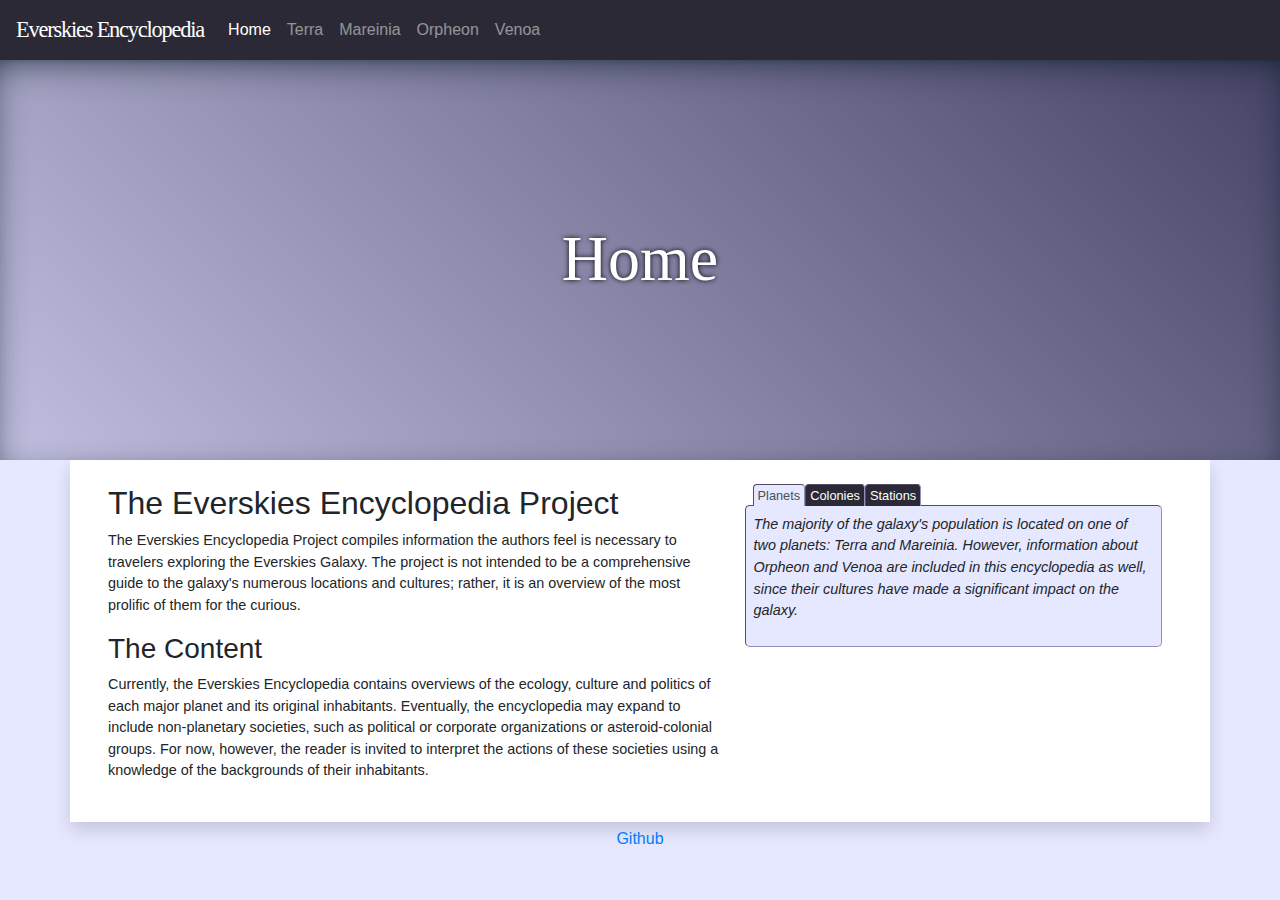
<file: index.html>
<!DOCTYPE html>
<html lang="en">
<head>
    <meta charset="UTF-8">
    <meta name="viewport" content="width=device-width, initial-scale=1, shrink-to-fit=no">
    <link rel="stylesheet" href="https://stackpath.bootstrapcdn.com/bootstrap/4.5.2/css/bootstrap.min.css" integrity="sha384-JcKb8q3iqJ61gNV9KGb8thSsNjpSL0n8PARn9HuZOnIxN0hoP+VmmDGMN5t9UJ0Z" crossorigin="anonymous">
    <link rel="stylesheet" href="/css/styles.css"/>
    <title>Everskies Encyclopedia</title>
</head>
<body>
<nav class="navbar navbar-expand-lg navbar-dark bg-dark shadow-sm">
    <a class="navbar-brand copperplate" href="#">Everskies Encyclopedia</a>
    <button class="navbar-toggler" type="button" data-toggle="collapse" data-target="#navbarNav" aria-controls="navbarNav" aria-expanded="false" aria-label="Toggle navigation">
        <span class="navbar-toggler-icon"></span>
    </button>
    <div class="collapse navbar-collapse" id="navbarNav">
        <ul class="navbar-nav">
            <li class="nav-item active">
                <a class="nav-link" href="/index.html">Home <span class="sr-only">(current)</span></a>
            </li>
            <li class="nav-item">
                <a class="nav-link" href="/pages/terra.html">Terra</a>
            </li>
            <li class="nav-item">
                <a class="nav-link" href="/pages/mareinia.html">Mareinia</a>
            </li>
            <li class="nav-item">
                <a class="nav-link" href="/pages/orpheon.html">Orpheon</a>
            </li>
            <li class="nav-item">
                <a class="nav-link" href="/pages/venoa.html">Venoa</a>
            </li>
        </ul>
    </div>
</nav>

<div class="row title">
    <h1>Home</h1>
</div>

<section class="container-lg px-5 pt-4 pb-4 page shadow">
    <div class="row">
        <div class="col-md-7 bodytext">
            <h2>The Everskies Encyclopedia Project</h2>
            <p>The Everskies Encyclopedia Project compiles information the authors feel is necessary to travelers
                exploring the Everskies Galaxy. The project is not intended to be a comprehensive guide to the
                galaxy's numerous locations and cultures; rather, it is an overview of the most prolific of them
                for the curious.</p>
            <h3>The Content</h3>
            <p>Currently, the Everskies Encyclopedia contains overviews of the ecology, culture and politics of each
                major planet and its original inhabitants. Eventually, the encyclopedia may expand to include
                non-planetary societies, such as political or corporate organizations or asteroid-colonial
                groups. For now, however, the reader is invited to interpret the actions of these societies using
                a knowledge of the backgrounds of their inhabitants.</p>
        </div>

        <div class="col-md-5">
            <nav>
                <div class="nav nav-tabs mx-auto px-2" id="nav-tab" role="tablist">
                    <a class="nav-link active text-truncate" data-toggle="tab" href="#menu1" role="tab">Planets</a>
                    <a class="nav-link text-truncate" data-toggle="tab" href="#menu2" role="tab">Colonies</a>
                    <a class="nav-link text-truncate" data-toggle="tab" href="#menu3" role="tab">Stations</a>
                </div>
            </nav>
            <div class="sidecard tab-content">
                <div class="tab-pane in active" id="menu1">
                    <p>The majority of the galaxy's population is located on one of two planets: Terra and Mareinia.
                    However, information about Orpheon and Venoa are included in this encyclopedia as well, since
                        their cultures have made a significant impact on the galaxy.</p>
                </div>
                <div class="tab-pane" id="menu2">
                    <p>The asteroid colonies of the galaxy are too numerous for this encyclopedia to document, so the
                        reader is advised to use their knowledge of the cultures of the people residing in a
                        colony to judge it. Colonies typically have a much weaker central government than planetary
                        communities, so society is held together by shared community values.</p>
                </div>
                <div class="tab-pane" id="menu3">
                    <p>Although they are hubs of commerce and politics, space stations have few permanent residents.
                    They are typically strictly governed by whatever commercial or political organization owns them.
                    Most of the biggest space stations are owned by the Alliance of Interstellar Forces and are
                        welcoming to all law-abiding people.</p>
                </div>
            </div>
        </div>
    </div>
</section>

<div class="footer"><a href="https://github.com/LarsonAR/creative1">Github</a></div>

<script src="https://code.jquery.com/jquery-3.5.1.slim.min.js" integrity="sha384-DfXdz2htPH0lsSSs5nCTpuj/zy4C+OGpamoFVy38MVBnE+IbbVYUew+OrCXaRkfj" crossorigin="anonymous"></script>
<script src="https://cdn.jsdelivr.net/npm/popper.js@1.16.1/dist/umd/popper.min.js" integrity="sha384-9/reFTGAW83EW2RDu2S0VKaIzap3H66lZH81PoYlFhbGU+6BZp6G7niu735Sk7lN" crossorigin="anonymous"></script>
<script src="https://stackpath.bootstrapcdn.com/bootstrap/4.5.2/js/bootstrap.min.js" integrity="sha384-B4gt1jrGC7Jh4AgTPSdUtOBvfO8shuf57BaghqFfPlYxofvL8/KUEfYiJOMMV+rV" crossorigin="anonymous"></script>
</body>
</html>
</file>
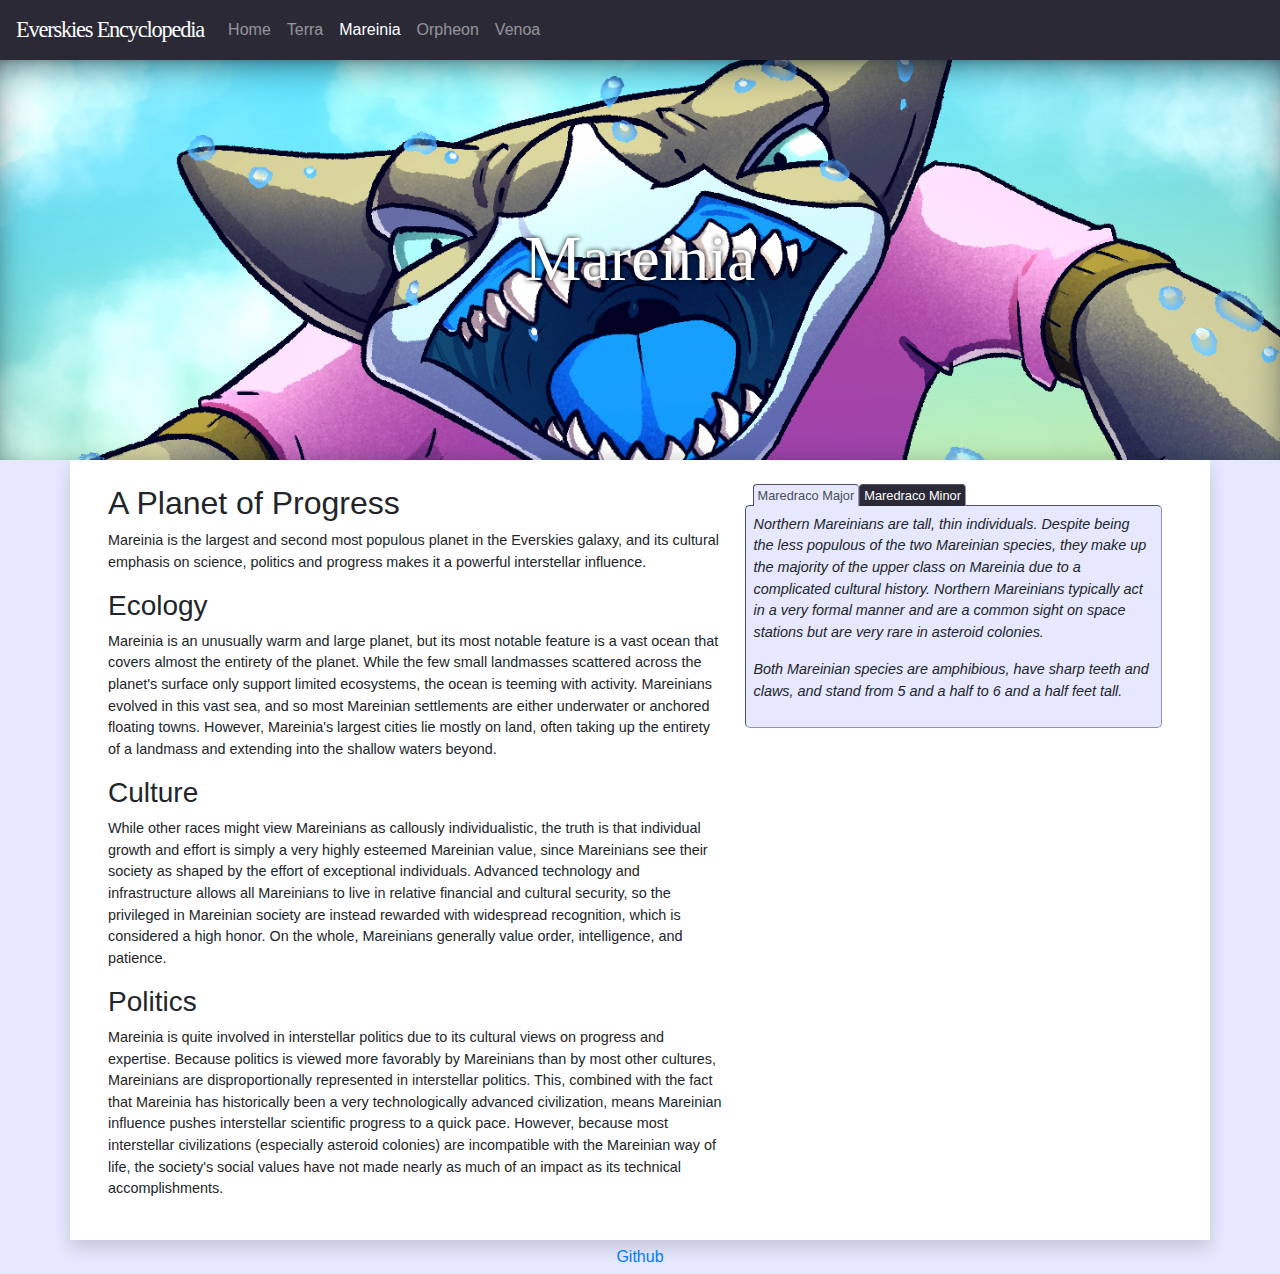
<file: pages/mareinia.html>
<!DOCTYPE html>
<html lang="en">
<head>
    <meta charset="UTF-8">
    <meta name="viewport" content="width=device-width, initial-scale=1, shrink-to-fit=no">
    <link rel="stylesheet" href="https://stackpath.bootstrapcdn.com/bootstrap/4.5.2/css/bootstrap.min.css" integrity="sha384-JcKb8q3iqJ61gNV9KGb8thSsNjpSL0n8PARn9HuZOnIxN0hoP+VmmDGMN5t9UJ0Z" crossorigin="anonymous">
    <link rel="stylesheet" href="/css/styles.css"/>
    <title>Everskies Encyclopedia</title>
</head>
<body>
<nav class="navbar navbar-expand-lg navbar-dark bg-dark shadow-sm">
    <a class="navbar-brand copperplate" href="#">Everskies Encyclopedia</a>
    <button class="navbar-toggler" type="button" data-toggle="collapse" data-target="#navbarNav" aria-controls="navbarNav" aria-expanded="false" aria-label="Toggle navigation">
        <span class="navbar-toggler-icon"></span>
    </button>
    <div class="collapse navbar-collapse" id="navbarNav">
        <ul class="navbar-nav">
            <li class="nav-item">
                <a class="nav-link" href="/index.html">Home <span class="sr-only">(current)</span></a>
            </li>
            <li class="nav-item">
                <a class="nav-link" href="/pages/terra.html">Terra</a>
            </li>
            <li class="nav-item active">
                <a class="nav-link" href="/pages/mareinia.html">Mareinia</a>
            </li>
            <li class="nav-item">
                <a class="nav-link" href="/pages/orpheon.html">Orpheon</a>
            </li>
            <li class="nav-item">
                <a class="nav-link" href="/pages/venoa.html">Venoa</a>
            </li>
        </ul>
    </div>
</nav>

<div class="row title mareinia">
    <h1>Mareinia</h1>
</div>

<section class="container-lg px-5 pt-4 pb-4 page shadow">
    <div class="row">
        <div class="col-md-7 bodytext">
            <h2>A Planet of Progress</h2>
            <p>Mareinia is the largest and second most populous planet in the Everskies galaxy, and its cultural
                emphasis on science, politics and progress makes it a powerful interstellar influence.</p>
            <h3>Ecology</h3>
            <p>Mareinia is an unusually warm and large planet, but its most notable feature is a vast ocean that
                covers almost the entirety of the planet. While the few small landmasses scattered across the
                planet's surface only support limited ecosystems, the ocean is teeming with activity. Mareinians
                evolved in this vast sea, and so most Mareinian settlements are either underwater or anchored
                floating towns. However, Mareinia's largest cities lie mostly on land, often taking up the entirety of a
                landmass and extending into the shallow waters beyond.</p>
            <h3>Culture</h3>
            <p>While other races might view Mareinians as callously individualistic, the truth is that individual
                growth and effort is simply a very highly esteemed Mareinian value, since Mareinians see their
                society as shaped by the effort of exceptional individuals. Advanced technology and infrastructure
                allows all Mareinians to live in relative financial and cultural security, so the privileged in
                Mareinian society are instead rewarded with widespread recognition, which is considered a high honor.
                On the whole, Mareinians generally value order, intelligence, and patience.</p>
            <h3>Politics</h3>
            <p>Mareinia is quite involved in interstellar politics due to its cultural views on progress and
                expertise. Because politics is viewed more favorably by Mareinians than by most other cultures,
                Mareinians are disproportionally represented in interstellar politics. This, combined with the fact
                that Mareinia has historically been a very technologically advanced civilization, means Mareinian
                influence pushes interstellar scientific progress to a quick pace. However, because most
                interstellar civilizations (especially asteroid colonies) are incompatible with the Mareinian way of
                life, the society's social values have not made nearly as much of an impact as its technical
                accomplishments.</p>
            <p></p>
        </div>

        <div class="col-md-5">
            <nav>
                <div class="nav nav-tabs mx-auto px-2" id="nav-tab" role="tablist">
                    <a class="nav-link active text-truncate" data-toggle="tab" href="#menu1" role="tab">Maredraco
                        Major</a>
                    <a class="nav-link text-truncate" data-toggle="tab" href="#menu2" role="tab">Maredraco Minor</a>
                </div>
            </nav>
            <div class="sidecard tab-content">
                <div class="tab-pane in active" id="menu1">
                    <p>Northern Mareinians are tall, thin individuals. Despite being the less populous of the two
                        Mareinian species, they make up the majority of the upper class on Mareinia due to a
                        complicated cultural history. Northern Mareinians typically act in a very formal manner and
                        are a common sight on space stations but are very rare in asteroid colonies.</p>
                    <p>Both Mareinian species are amphibious, have sharp teeth and claws, and stand from 5 and a half
                        to 6 and a half feet tall.</p>
                </div>
                <div class="tab-pane" id="menu2">
                    <p>Southern Mareinians are bulkier than their northern relatives and are much more
                        tolerant of Mareinia's cold oceanic depths. They value order and stability in their
                        community and are quick to reject individuals who violate their community's norms. They
                        tend to speak more casually and get along better with other species than northern Mareinians.</p>
                    <p>Both Mareinian species are amphibious, have sharp teeth and claws, and stand from 5 and a half
                        to 6 and a half feet tall.</p>
                </div>
            </div>
        </div>
    </div>
</section>

<div class="footer"><a href="https://github.com/LarsonAR/creative1">Github</a></div>

<script src="https://code.jquery.com/jquery-3.5.1.slim.min.js" integrity="sha384-DfXdz2htPH0lsSSs5nCTpuj/zy4C+OGpamoFVy38MVBnE+IbbVYUew+OrCXaRkfj" crossorigin="anonymous"></script>
<script src="https://cdn.jsdelivr.net/npm/popper.js@1.16.1/dist/umd/popper.min.js" integrity="sha384-9/reFTGAW83EW2RDu2S0VKaIzap3H66lZH81PoYlFhbGU+6BZp6G7niu735Sk7lN" crossorigin="anonymous"></script>
<script src="https://stackpath.bootstrapcdn.com/bootstrap/4.5.2/js/bootstrap.min.js" integrity="sha384-B4gt1jrGC7Jh4AgTPSdUtOBvfO8shuf57BaghqFfPlYxofvL8/KUEfYiJOMMV+rV" crossorigin="anonymous"></script>
</body>
</html>
</file>
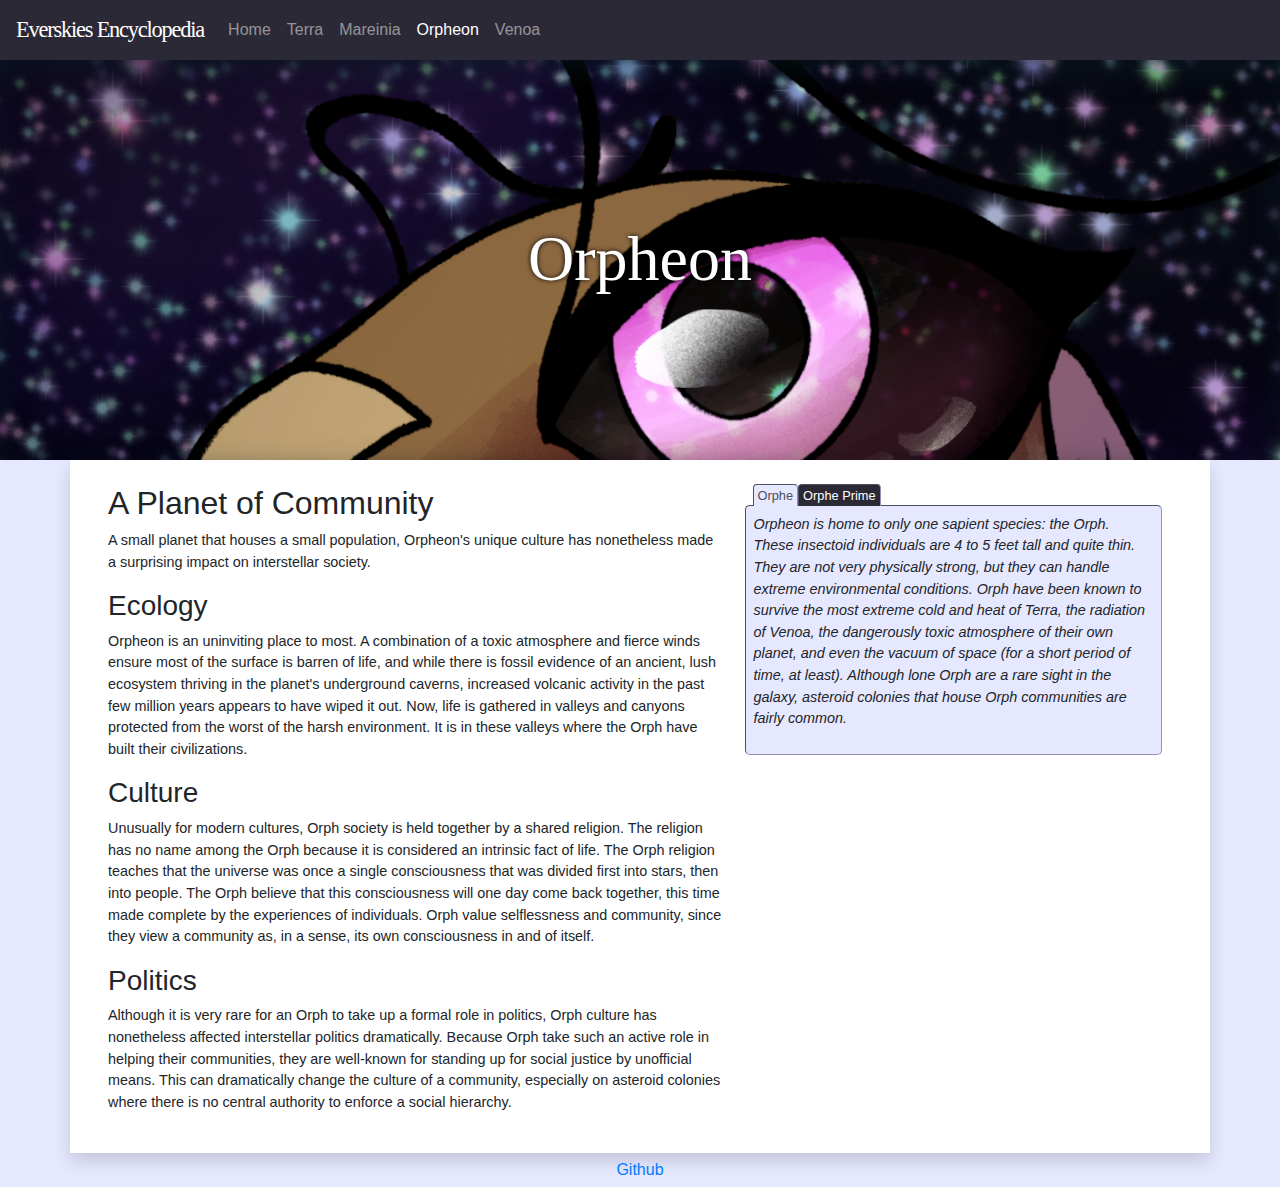
<file: pages/orpheon.html>
<!DOCTYPE html>
<html lang="en">
<head>
    <meta charset="UTF-8">
    <meta name="viewport" content="width=device-width, initial-scale=1, shrink-to-fit=no">
    <link rel="stylesheet" href="https://stackpath.bootstrapcdn.com/bootstrap/4.5.2/css/bootstrap.min.css" integrity="sha384-JcKb8q3iqJ61gNV9KGb8thSsNjpSL0n8PARn9HuZOnIxN0hoP+VmmDGMN5t9UJ0Z" crossorigin="anonymous">
    <link rel="stylesheet" href="/css/styles.css"/>
    <title>Everskies Encyclopedia</title>
</head>
<body>
<nav class="navbar navbar-expand-lg navbar-dark bg-dark shadow-sm">
    <a class="navbar-brand copperplate" href="#">Everskies Encyclopedia</a>
    <button class="navbar-toggler" type="button" data-toggle="collapse" data-target="#navbarNav" aria-controls="navbarNav" aria-expanded="false" aria-label="Toggle navigation">
        <span class="navbar-toggler-icon"></span>
    </button>
    <div class="collapse navbar-collapse" id="navbarNav">
        <ul class="navbar-nav">
            <li class="nav-item">
                <a class="nav-link" href="/index.html">Home <span class="sr-only">(current)</span></a>
            </li>
            <li class="nav-item">
                <a class="nav-link" href="/pages/terra.html">Terra</a>
            </li>
            <li class="nav-item">
                <a class="nav-link" href="/pages/mareinia.html">Mareinia</a>
            </li>
            <li class="nav-item active">
                <a class="nav-link" href="/pages/orpheon.html">Orpheon</a>
            </li>
            <li class="nav-item">
                <a class="nav-link" href="/pages/venoa.html">Venoa</a>
            </li>
        </ul>
    </div>
</nav>

<div class="row title orpheon">
    <h1>Orpheon</h1>
</div>

<section class="container-lg px-5 pt-4 pb-4 page shadow">
    <div class="row">
        <div class="col-md-7 bodytext">
            <h2>A Planet of Community</h2>
            <p>A small planet that houses a small population, Orpheon's unique culture has nonetheless made a
                surprising impact on interstellar society.</p>
            <h3>Ecology</h3>
            <p>Orpheon is an uninviting place to most. A combination of a toxic atmosphere and fierce winds ensure
                most of the surface is barren of life, and while there is fossil evidence of an ancient, lush
                ecosystem thriving in the planet's underground caverns, increased volcanic activity in the past few
                million years appears to have wiped it out. Now, life is gathered in valleys and canyons protected
                from the worst of the harsh environment. It is in these valleys where the Orph have built their
                civilizations.</p>
            <h3>Culture</h3>
            <p>Unusually for modern cultures, Orph society is held together by a shared religion. The religion has
                no name among the Orph because it is considered an intrinsic fact of life. The Orph religion
                teaches that the universe was once a single consciousness that was divided first into stars, then
                into people. The Orph believe that this consciousness will one day come back together, this time
                made complete by the experiences of individuals. Orph value selflessness and community, since they
                view a community as, in a sense, its own consciousness in and of itself.</p>
            <h3>Politics</h3>
            <p>Although it is very rare for an Orph to take up a formal role in politics, Orph culture has
                nonetheless affected interstellar politics dramatically. Because Orph take such an active role in
                helping their communities, they are well-known for standing up for social justice by unofficial
                means. This can dramatically change the culture of a community, especially on asteroid colonies
                where there is no central authority to enforce a social hierarchy.</p>
        </div>

        <div class="col-md-5">
            <nav>
                <div class="nav nav-tabs mx-auto px-2" id="nav-tab" role="tablist">
                    <a class="nav-link active text-truncate" data-toggle="tab" href="#menu1" role="tab">Orphe</a>
                    <a class="nav-link text-truncate" data-toggle="tab" href="#menu2" role="tab">Orphe Prime</a>
                </div>
            </nav>
            <div class="sidecard tab-content">
                <div class="tab-pane in active" id="menu1">
                    <p>Orpheon is home to only one sapient species: the Orph. These insectoid individuals are 4 to 5
                        feet tall and quite thin. They are not very physically strong, but they can handle extreme
                        environmental conditions. Orph have been known to survive the most extreme cold and heat of
                        Terra, the radiation of Venoa, the dangerously toxic atmosphere of their own planet, and
                        even the vacuum of space (for a short period of time, at least). Although lone Orph are a
                        rare sight in the galaxy, asteroid colonies that house Orph communities are fairly common.</p>
                </div>
                <div class="tab-pane" id="menu2">
                    <p>Occasionally, Orph are born albino. Although these albino Orph (or "Prime Orph" as they are
                        sometimes known) are not a separate species, they have a significantly different role in Orph
                        society. They are considered spiritual leaders with inherent spiritual gifts. Prime Orph are
                        always sent to be raised by other Prime Orph and only return to their communities of birth
                        after they have been taught the complexities of Orph spirituality. Prime Orph may
                        occasionally leave Orpheon to visit with off-world Orph communities, but they almost never
                        live off-world permanently.</p>
                </div>
            </div>
        </div>
    </div>
</section>

<div class="footer"><a href="https://github.com/LarsonAR/creative1">Github</a></div>

<script src="https://code.jquery.com/jquery-3.5.1.slim.min.js" integrity="sha384-DfXdz2htPH0lsSSs5nCTpuj/zy4C+OGpamoFVy38MVBnE+IbbVYUew+OrCXaRkfj" crossorigin="anonymous"></script>
<script src="https://cdn.jsdelivr.net/npm/popper.js@1.16.1/dist/umd/popper.min.js" integrity="sha384-9/reFTGAW83EW2RDu2S0VKaIzap3H66lZH81PoYlFhbGU+6BZp6G7niu735Sk7lN" crossorigin="anonymous"></script>
<script src="https://stackpath.bootstrapcdn.com/bootstrap/4.5.2/js/bootstrap.min.js" integrity="sha384-B4gt1jrGC7Jh4AgTPSdUtOBvfO8shuf57BaghqFfPlYxofvL8/KUEfYiJOMMV+rV" crossorigin="anonymous"></script>
</body>
</html>
</file>
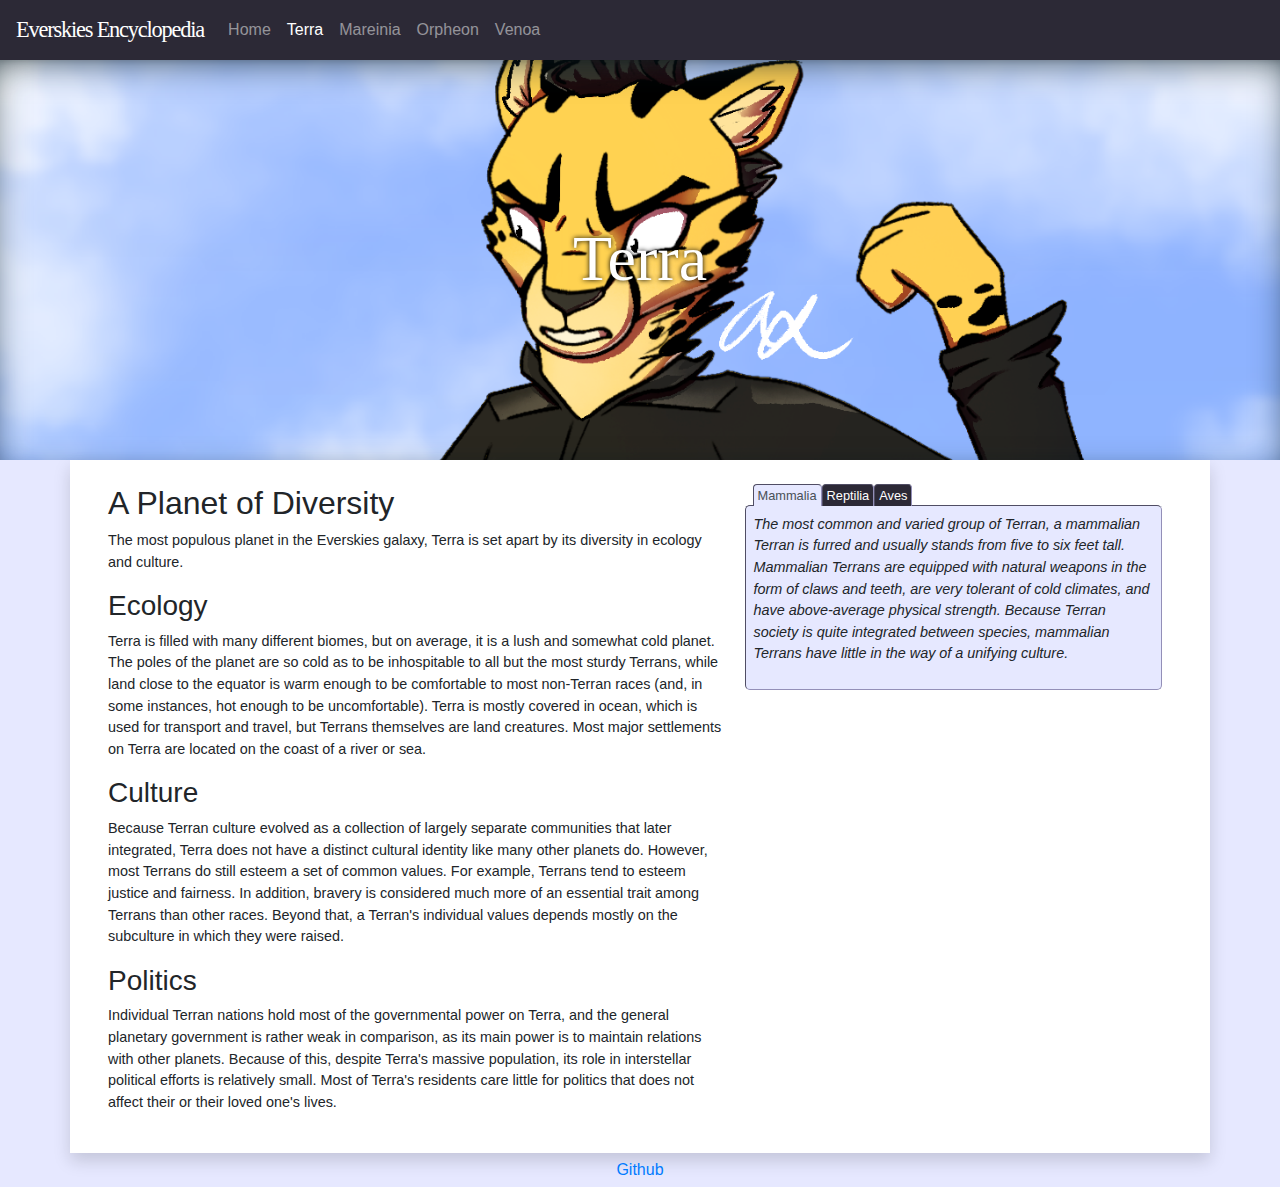
<file: pages/terra.html>
<!DOCTYPE html>
<html lang="en">
<head>
    <meta charset="UTF-8">
    <meta name="viewport" content="width=device-width, initial-scale=1, shrink-to-fit=no">
    <link rel="stylesheet" href="https://stackpath.bootstrapcdn.com/bootstrap/4.5.2/css/bootstrap.min.css" integrity="sha384-JcKb8q3iqJ61gNV9KGb8thSsNjpSL0n8PARn9HuZOnIxN0hoP+VmmDGMN5t9UJ0Z" crossorigin="anonymous">
    <link rel="stylesheet" href="/css/styles.css"/>
    <title>Terra | Everskies Encyclopedia</title>
</head>
<body>
<nav class="navbar navbar-expand-lg navbar-dark bg-dark shadow-sm">
    <a class="navbar-brand copperplate" href="#">Everskies Encyclopedia</a>
    <button class="navbar-toggler" type="button" data-toggle="collapse" data-target="#navbarNav" aria-controls="navbarNav" aria-expanded="false" aria-label="Toggle navigation">
        <span class="navbar-toggler-icon"></span>
    </button>
    <div class="collapse navbar-collapse" id="navbarNav">
        <ul class="navbar-nav">
            <li class="nav-item">
                <a class="nav-link" href="/index.html">Home <span class="sr-only">(current)</span></a>
            </li>
            <li class="nav-item active">
                <a class="nav-link" href="/pages/terra.html">Terra</a>
            </li>
            <li class="nav-item">
                <a class="nav-link" href="/pages/mareinia.html">Mareinia</a>
            </li>
            <li class="nav-item">
                <a class="nav-link" href="/pages/orpheon.html">Orpheon</a>
            </li>
            <li class="nav-item">
                <a class="nav-link" href="/pages/venoa.html">Venoa</a>
            </li>
        </ul>
    </div>
</nav>

<div class="row title terra">
    <h1>Terra</h1>
</div>

<section class="container-lg px-5 pt-4 pb-4 page shadow">
    <div class="row">
        <div class="col-md-7 bodytext">
            <h2>A Planet of Diversity</h2>
            <p>The most populous planet in the Everskies galaxy, Terra is set apart by its diversity in ecology and
                culture.</p>
            <h3>Ecology</h3>
            <p>Terra is filled with many different biomes, but on average, it is a lush and somewhat cold planet.
                The poles of the planet are so cold as to be inhospitable to all but the most sturdy Terrans, while
                land close to the equator is warm enough to be comfortable to most non-Terran races (and, in some
                instances, hot enough to be uncomfortable). Terra is mostly covered in ocean, which is used for
                transport and travel, but Terrans themselves are land creatures. Most major settlements on Terra are
                located on the coast of a river or sea.</p>
            <h3>Culture</h3>
            <p>Because Terran culture evolved as a collection of largely separate communities that later integrated,
                Terra does not have a distinct cultural identity like many other planets do. However, most Terrans do
                still esteem a set of common values. For example, Terrans tend to esteem justice and fairness. In
                addition, bravery is considered much more of an essential trait among Terrans than other races.
                Beyond that, a Terran's individual values depends mostly on the subculture in which they were raised.</p>
            <h3>Politics</h3>
            <p>Individual Terran nations hold most of the governmental power on Terra, and the general planetary
                government is rather weak in comparison, as its main power is to maintain relations with other
                planets. Because of this, despite Terra's massive population, its role in interstellar political efforts
                is relatively small. Most of Terra's residents care little for politics that does not affect their or
                their loved one's lives.</p>
        </div>

        <div class="col-md-5">
            <nav>
                <div class="nav nav-tabs mx-auto px-2" id="nav-tab" role="tablist">
                    <a class="nav-link active text-truncate" data-toggle="tab" href="#menu1"
                       role="tab">Mammalia</a>
                    <a class="nav-link text-truncate" data-toggle="tab" href="#menu2" role="tab">Reptilia</a>
                    <a class="nav-link text-truncate" data-toggle="tab" href="#menu3" role="tab">Aves</a>
                </div>
            </nav>
            <div class="sidecard tab-content">
                <div class="tab-pane in active" id="menu1">
                    <p>The most common and varied group of Terran, a mammalian Terran is furred and usually stands
                        from five to six feet tall. Mammalian Terrans are equipped with natural weapons in the form
                        of claws and teeth, are very tolerant of cold climates, and have above-average physical
                        strength. Because Terran society is quite integrated between species, mammalian Terrans have
                        little in the way of a unifying culture.</p>
                </div>
                <div class="tab-pane" id="menu2">
                    <p>Reptilian Terrans are scaly and, on average, are between five and five and a half feet tall.
                        They prefer the warmer climates of Terra's equator (which, incidentally, is why they are the
                        largest non-Mareinian population on Mareinia). They tend to have a more solitary disposition
                        than other Terran species.</p>
                </div>
                <div class="tab-pane" id="menu3">
                    <p>Avian Terrans are feathered (though flightless) and are usually four to five feet tall. They
                        can tolerate a wide range of climates, though most are not nearly as cold-tolerant as
                        mammalian Terrans. They are the rarest of the Terran species, though they are still numerous
                        throughout the galaxy.</p>
                </div>
            </div>
        </div>
    </div>
</section>

<div class="footer"><a href="https://github.com/LarsonAR/creative1">Github</a></div>

<script src="https://code.jquery.com/jquery-3.5.1.slim.min.js" integrity="sha384-DfXdz2htPH0lsSSs5nCTpuj/zy4C+OGpamoFVy38MVBnE+IbbVYUew+OrCXaRkfj" crossorigin="anonymous"></script>
<script src="https://cdn.jsdelivr.net/npm/popper.js@1.16.1/dist/umd/popper.min.js" integrity="sha384-9/reFTGAW83EW2RDu2S0VKaIzap3H66lZH81PoYlFhbGU+6BZp6G7niu735Sk7lN" crossorigin="anonymous"></script>
<script src="https://stackpath.bootstrapcdn.com/bootstrap/4.5.2/js/bootstrap.min.js" integrity="sha384-B4gt1jrGC7Jh4AgTPSdUtOBvfO8shuf57BaghqFfPlYxofvL8/KUEfYiJOMMV+rV" crossorigin="anonymous"></script>
</body>
</html>
</file>
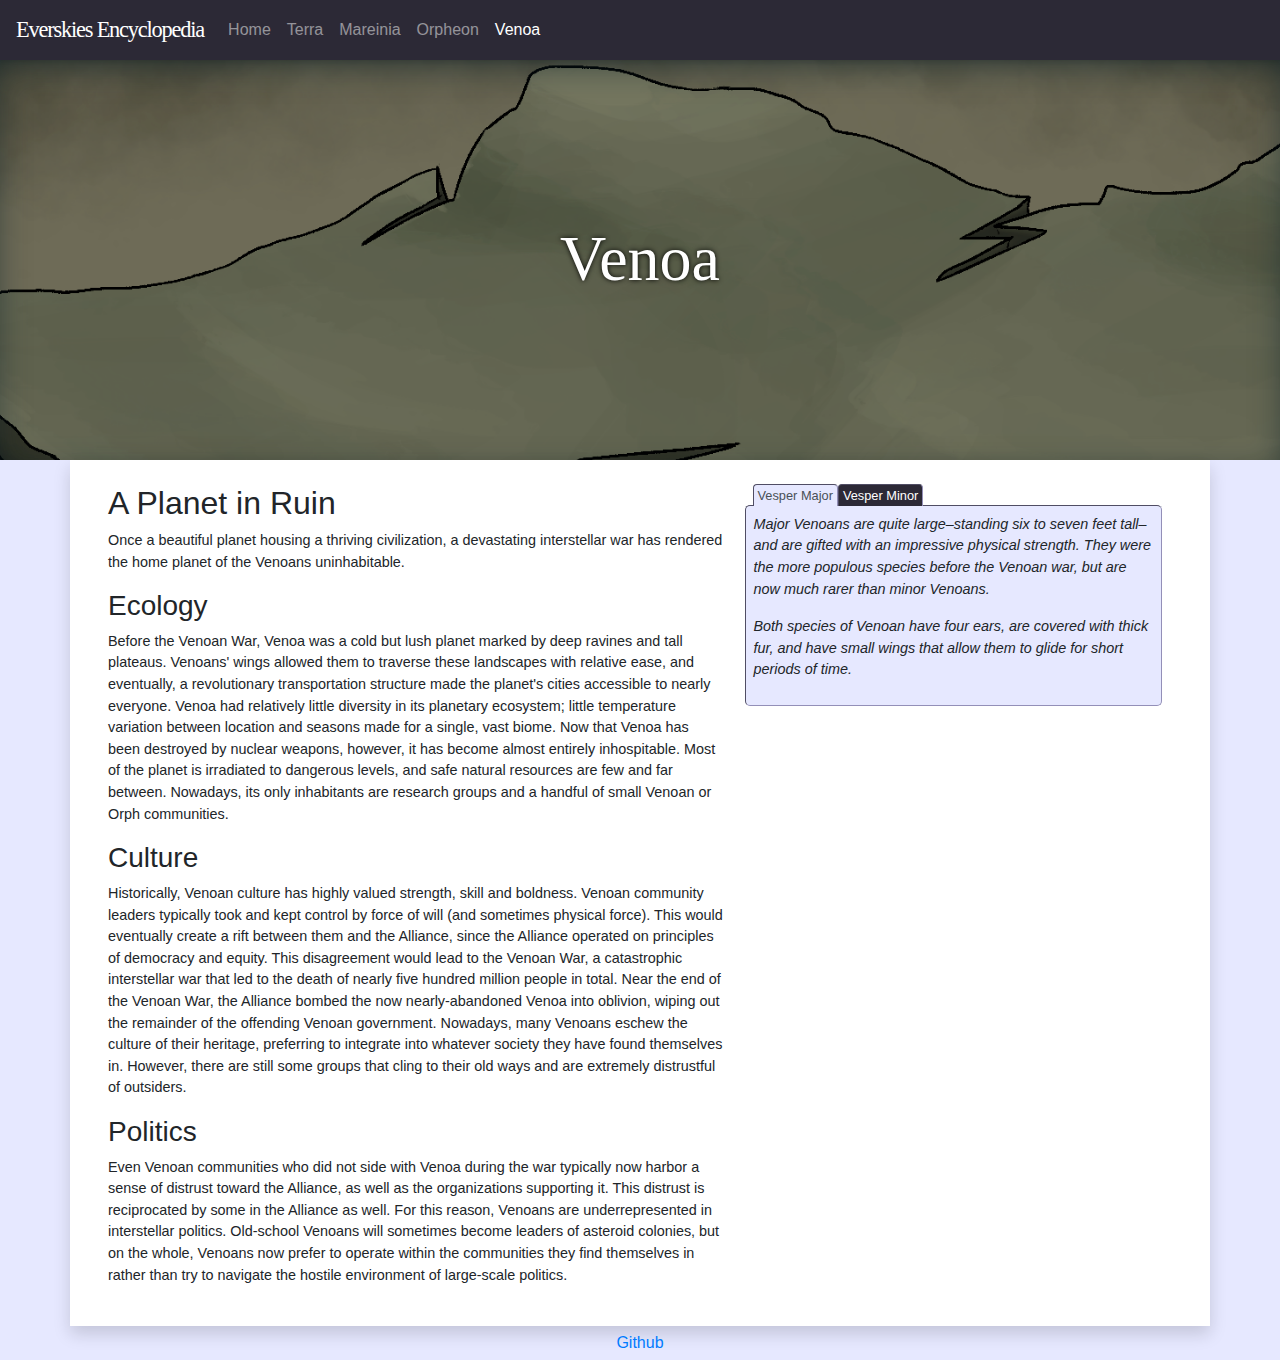
<file: pages/venoa.html>
<!DOCTYPE html>
<html lang="en">
<head>
    <meta charset="UTF-8">
    <meta name="viewport" content="width=device-width, initial-scale=1, shrink-to-fit=no">
    <link rel="stylesheet" href="https://stackpath.bootstrapcdn.com/bootstrap/4.5.2/css/bootstrap.min.css" integrity="sha384-JcKb8q3iqJ61gNV9KGb8thSsNjpSL0n8PARn9HuZOnIxN0hoP+VmmDGMN5t9UJ0Z" crossorigin="anonymous">
    <link rel="stylesheet" href="/css/styles.css"/>
    <title>Everskies Encyclopedia</title>
</head>
<body>
<nav class="navbar navbar-expand-lg navbar-dark bg-dark shadow-sm">
    <a class="navbar-brand copperplate" href="#">Everskies Encyclopedia</a>
    <button class="navbar-toggler" type="button" data-toggle="collapse" data-target="#navbarNav" aria-controls="navbarNav" aria-expanded="false" aria-label="Toggle navigation">
        <span class="navbar-toggler-icon"></span>
    </button>
    <div class="collapse navbar-collapse" id="navbarNav">
        <ul class="navbar-nav">
            <li class="nav-item">
                <a class="nav-link" href="/index.html">Home <span class="sr-only">(current)</span></a>
            </li>
            <li class="nav-item">
                <a class="nav-link" href="/pages/terra.html">Terra</a>
            </li>
            <li class="nav-item">
                <a class="nav-link" href="/pages/mareinia.html">Mareinia</a>
            </li>
            <li class="nav-item">
                <a class="nav-link" href="/pages/orpheon.html">Orpheon</a>
            </li>
            <li class="nav-item active">
                <a class="nav-link" href="/pages/venoa.html">Venoa</a>
            </li>
        </ul>
    </div>
</nav>

<div class="row title venoa">
    <h1>Venoa</h1>
</div>

<section class="container-lg px-5 pt-4 pb-4 page shadow">
    <div class="row">
        <div class="col-md-7 bodytext">
            <h2>A Planet in Ruin</h2>
            <p>Once a beautiful planet housing a thriving civilization, a devastating interstellar war has rendered
                the home planet of the Venoans uninhabitable.</p>
            <h3>Ecology</h3>
            <p>Before the Venoan War, Venoa was a cold but lush planet marked by deep ravines and tall plateaus.
                Venoans' wings allowed them to traverse these landscapes with relative ease, and eventually, a
                revolutionary transportation structure made the planet's cities accessible to nearly everyone.
                Venoa had relatively little diversity in its planetary ecosystem; little temperature variation
                between location and seasons made for a single, vast biome. Now that Venoa has been destroyed by
                nuclear weapons, however, it has become almost entirely inhospitable. Most of the planet is
                irradiated to dangerous levels, and safe natural resources are few and far between. Nowadays, its
                only inhabitants are research groups and a handful of small Venoan or Orph communities.</p>
            <h3>Culture</h3>
            <p>Historically, Venoan culture has highly valued strength, skill and boldness. Venoan community leaders
                typically took and kept control by force of will (and sometimes physical force). This would
                eventually create a rift between them and the Alliance, since the Alliance operated on principles of
                democracy and equity. This disagreement would lead to the Venoan War, a catastrophic interstellar war
                that led to the death of nearly five hundred million people in total. Near the end of the Venoan War,
                the Alliance bombed the now nearly-abandoned Venoa into oblivion, wiping out the remainder of the
                offending Venoan government. Nowadays, many Venoans eschew the culture of their heritage, preferring
                to integrate into whatever society they have found themselves in. However, there are still some
                groups that cling to their old ways and are extremely distrustful of outsiders.
            </p>
            <h3>Politics</h3>
            <p>Even Venoan communities who did not side with Venoa during the war typically now harbor a sense of
                distrust toward the Alliance, as well as the organizations supporting it. This distrust is
                reciprocated by some in the Alliance as well. For this reason, Venoans are underrepresented in
                interstellar politics. Old-school Venoans will sometimes become leaders of asteroid colonies, but on
                the whole, Venoans now prefer to operate within the communities they find themselves in rather than
                try to navigate the hostile environment of large-scale politics.
            </p>
        </div>

        <div class="col-md-5">
            <nav>
                <div class="nav nav-tabs mx-auto px-2" id="nav-tab" role="tablist">
                    <a class="nav-link active text-truncate" data-toggle="tab" href="#menu1" role="tab">Vesper Major</a>
                    <a class="nav-link text-truncate" data-toggle="tab" href="#menu2" role="tab">Vesper Minor</a>
                </div>
            </nav>
            <div class="sidecard tab-content">
                <div class="tab-pane in active" id="menu1">
                    <p>Major Venoans are quite large–standing six to seven feet tall–and are gifted with an
                        impressive physical strength. They were the more populous species before the Venoan war, but
                        are now much rarer than minor Venoans.</p>
                    <p>Both species of Venoan have four ears, are covered with thick fur, and have small wings that
                        allow them to glide for short periods of time.</p>
                </div>
                <div class="tab-pane" id="menu2">
                    <p>Minor Venoans are typically no more than four and a half feet tall. They are set apart by
                        their exceptional senses of hearing and smell. They are generally found within
                        communities of other races without other Venoans.</p>
                    <p>Both species of Venoan have four ears, are covered with thick fur, and have small wings that
                        allow them to glide for short periods of time.</p>
                </div>
            </div>
        </div>
    </div>
</section>

<div class="footer"><a href="https://github.com/LarsonAR/creative1">Github</a></div>

<script src="https://code.jquery.com/jquery-3.5.1.slim.min.js" integrity="sha384-DfXdz2htPH0lsSSs5nCTpuj/zy4C+OGpamoFVy38MVBnE+IbbVYUew+OrCXaRkfj" crossorigin="anonymous"></script>
<script src="https://cdn.jsdelivr.net/npm/popper.js@1.16.1/dist/umd/popper.min.js" integrity="sha384-9/reFTGAW83EW2RDu2S0VKaIzap3H66lZH81PoYlFhbGU+6BZp6G7niu735Sk7lN" crossorigin="anonymous"></script>
<script src="https://stackpath.bootstrapcdn.com/bootstrap/4.5.2/js/bootstrap.min.js" integrity="sha384-B4gt1jrGC7Jh4AgTPSdUtOBvfO8shuf57BaghqFfPlYxofvL8/KUEfYiJOMMV+rV" crossorigin="anonymous"></script>
</body>
</html>
</file>
<file: css/styles.css>
body {
    background-color: #e6e8ff;
}

p {
    font-size: 0.9em;
}

.bg-dark {
    background-color: #2C2936 !important;
}

.page {
    background-color: white;
}

.copperplate {
    font-size: 1.4em;
    letter-spacing: -1.2px;
    font-family: Copperplate, serif;
}

.title {
    width: 100%;
    margin: 0 auto;
    background-image: linear-gradient(45deg, #e1dfff, #423f62);
    background-position: top;
    background-size: cover;
    -webkit-background-size: cover;
    background-attachment: fixed;
    height: 50vw;
    max-height: 400px;
    box-shadow: inset 0 10px 40px -15px #0b2028;
}

.title h1 {
    margin: auto;
    color: white;
    text-shadow: 0 0 5px black;
    font-size: 4em;
    max-font-size: 2vw;
    font-family: Copperplate, serif;
}

.terra {
    background-image: url("/images/banners/terra.png");
}

.mareinia {
    background-image: url("/images/banners/mareinia.png");
}

.orpheon {
    background-image: url("/images/banners/orpheon.png");
}

.venoa {
    background-image: url("/images/banners/venoa.png");
}

.bodytext {
    padding: 0 5px;
}

.nav-tabs .nav-link {
    padding: 1px 4px;
    background-color: #2C2936;
    color: white;
    border: 1px #938fb8 inset;
    border-bottom: 0;
    text-align: center;
    font-size: 0.8em;
}

.nav-tabs .nav-link.active {
    background-color: #e6e8ff;
    border: 1px #938fb8 inset;
    border-bottom: 0;
    z-index: 5;
}

.sidecard {
    z-index: 4;
    margin-top: -2px;
    padding: 8px;
    background-color: #e6e8ff;
    border: 1px #938fb8 inset;
    border-radius: 5px;
    font-style: italic;
}

.sidecard em {
    font-style: normal;
}

.footer {
    margin: 5px auto;
    color: gray;
    text-align: center;
}

@media only screen and (max-width: 500px) {
    .title {
        background-attachment: local;
        background-size: 100% auto;
    }
}
</file>
